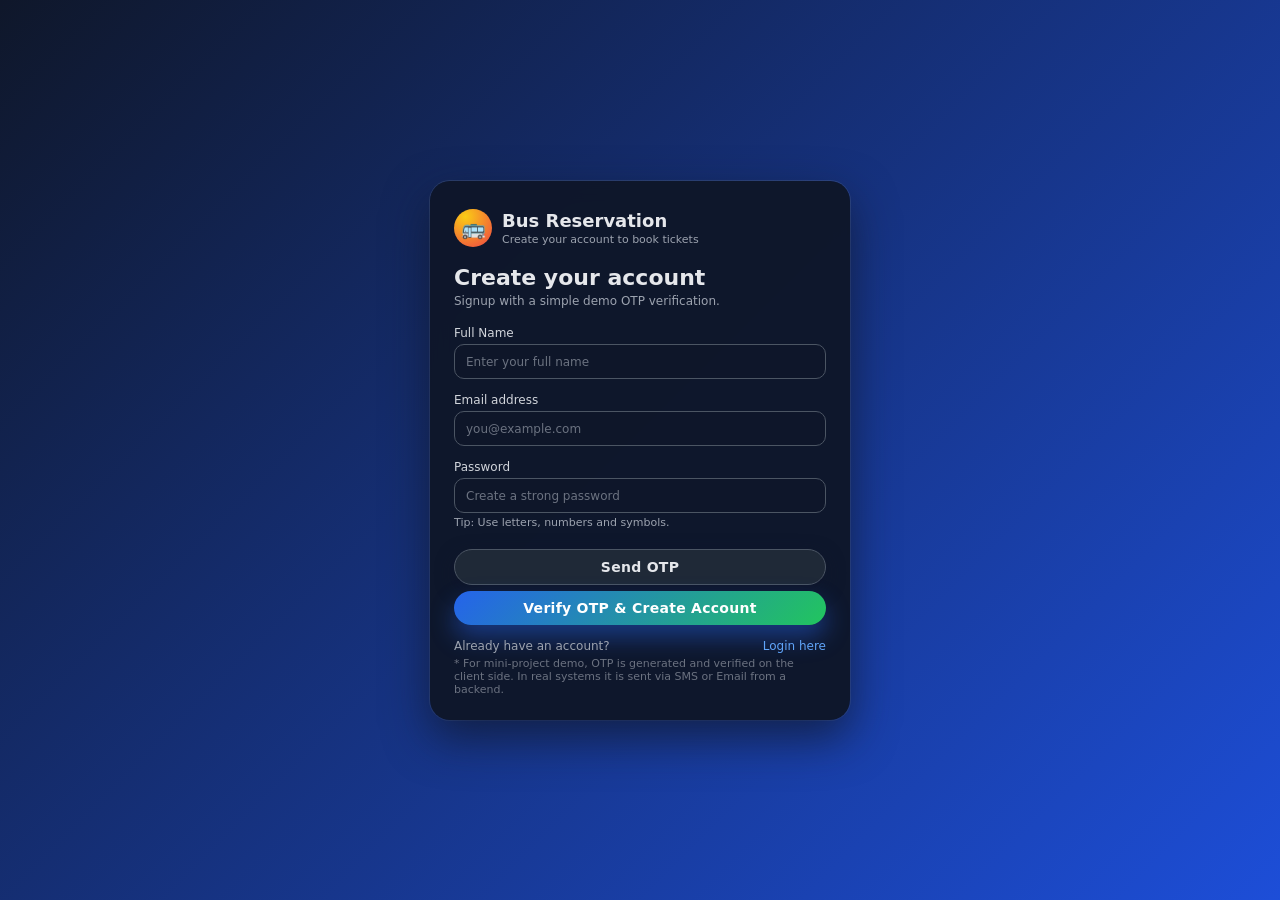
<file: index.html>
<!DOCTYPE html>
<html lang="en">
<head>
  <meta charset="UTF-8" />
  <title>Bus Reservation</title>
</head>
<body>

<script>
  // Check login status from LocalStorage
  const loggedInUser = localStorage.getItem("loggedInUser");

  if (loggedInUser) {
    // User already logged in
    window.location.replace("rohit.html");
  } else {
    // New user or not logged in
    window.location.replace("signup.html");
  }
</script>

</body>
</html>
</file>
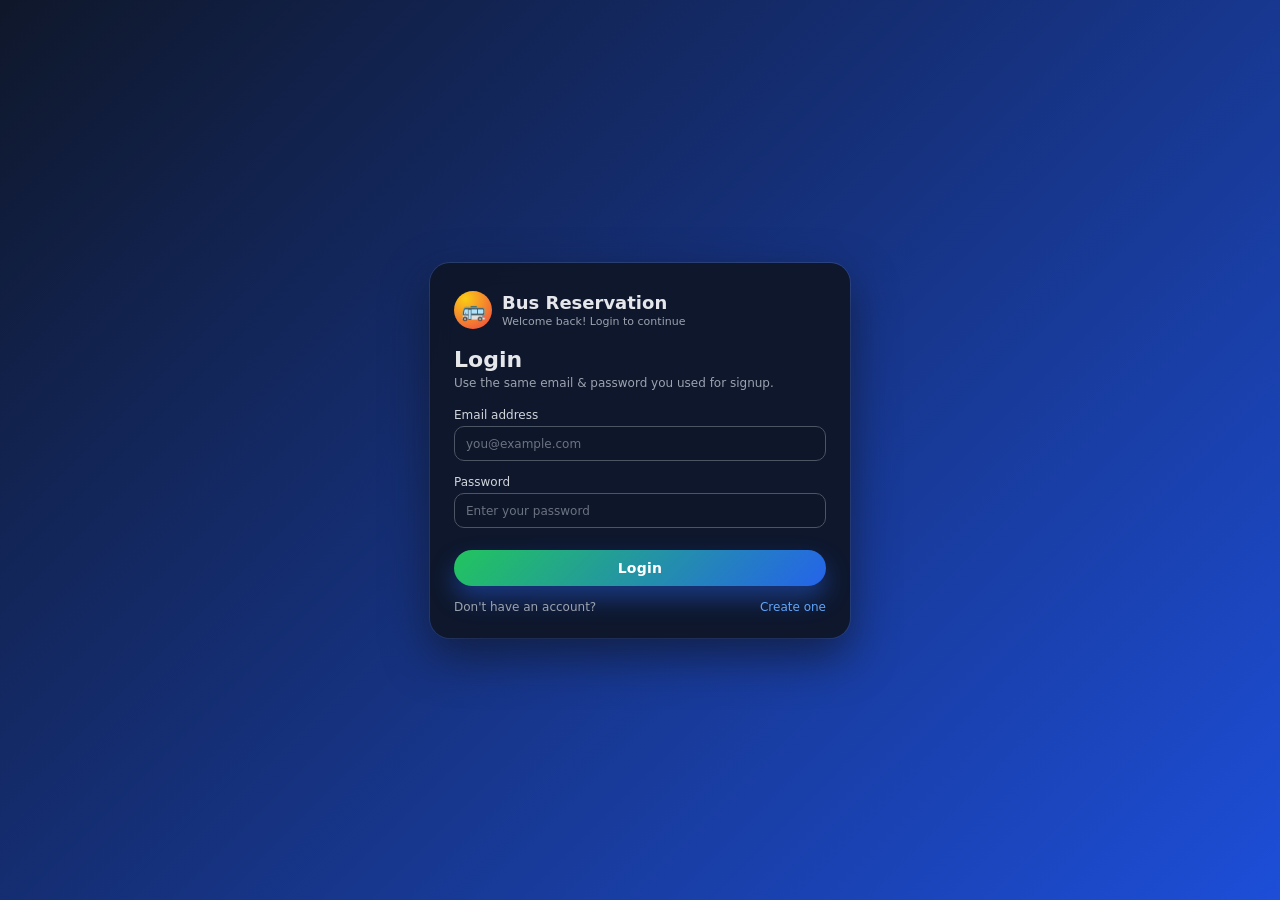
<file: login.html>
<!DOCTYPE html>
<html lang="en">
<head>
  <meta charset="UTF-8" />
  <meta name="viewport" content="width=device-width, initial-scale=1.0" />
  <title>Bus Reservation • Login</title>

  <style>
    * {
      box-sizing: border-box;
      margin: 0;
      padding: 0;
      font-family: system-ui, -apple-system, BlinkMacSystemFont, "Segoe UI", sans-serif;
    }

    body {
      min-height: 100vh;
      display: flex;
      align-items: center;
      justify-content: center;
      background: linear-gradient(135deg, #0f172a, #1d4ed8);
      padding: 16px;
    }

    .login-container {
      background: rgba(15, 23, 42, 0.98);
      color: #e5e7eb;
      width: 100%;
      max-width: 420px;
      border-radius: 20px;
      padding: 28px 24px 24px;
      box-shadow:
        0 18px 45px rgba(15, 23, 42, 0.7),
        0 0 0 1px rgba(148, 163, 184, 0.2);
      backdrop-filter: blur(10px);
    }

    .brand {
      display: flex;
      align-items: center;
      gap: 10px;
      margin-bottom: 18px;
    }

    .brand-logo {
      width: 38px;
      height: 38px;
      border-radius: 999px;
      background: radial-gradient(circle at 30% 20%, #facc15, #ef4444);
      display: flex;
      align-items: center;
      justify-content: center;
      font-size: 20px;
    }

    .brand-text-main {
      font-size: 18px;
      font-weight: 600;
    }

    .brand-text-sub {
      font-size: 11px;
      color: #9ca3af;
      margin-top: 2px;
    }

    h2 {
      font-size: 22px;
      margin-bottom: 4px;
      font-weight: 600;
    }

    .subtitle {
      font-size: 12px;
      color: #9ca3af;
      margin-bottom: 18px;
    }

    form {
      margin-top: 8px;
    }

    .field {
      margin-bottom: 14px;
    }

    label {
      display: block;
      font-size: 12px;
      margin-bottom: 4px;
      color: #d1d5db;
    }

    input {
      width: 100%;
      padding: 9px 11px;
      border-radius: 10px;
      border: 1px solid #4b5563;
      background: rgba(15, 23, 42, 0.9);
      color: #e5e7eb;
      font-size: 13px;
      outline: none;
      transition: border 0.18s ease, box-shadow 0.18s ease, background 0.18s ease;
    }

    input::placeholder {
      color: #6b7280;
      font-size: 12px;
    }

    input:focus {
      border-color: #3b82f6;
      box-shadow: 0 0 0 1px rgba(59, 130, 246, 0.7);
      background: rgba(15, 23, 42, 1);
    }

    .btn-primary {
      width: 100%;
      margin-top: 8px;
      padding: 10px 14px;
      border-radius: 999px;
      border: none;
      font-size: 14px;
      font-weight: 600;
      cursor: pointer;
      background: linear-gradient(135deg, #22c55e, #2563eb);
      color: white;
      letter-spacing: 0.02em;
      box-shadow: 0 12px 25px rgba(37, 99, 235, 0.45);
      transition: transform 0.12s ease, box-shadow 0.12s ease, filter 0.12s ease;
    }

    .btn-primary:hover {
      transform: translateY(-1px);
      box-shadow: 0 16px 32px rgba(37, 99, 235, 0.6);
      filter: brightness(1.05);
    }

    .btn-primary:active {
      transform: translateY(0);
      box-shadow: 0 10px 20px rgba(37, 99, 235, 0.4);
      filter: brightness(0.96);
    }

    .bottom-text {
      margin-top: 14px;
      font-size: 12px;
      display: flex;
      justify-content: space-between;
      align-items: center;
      gap: 8px;
      flex-wrap: wrap;
      color: #9ca3af;
    }

    .bottom-text a {
      color: #60a5fa;
      text-decoration: none;
      font-weight: 500;
    }

    .bottom-text a:hover {
      text-decoration: underline;
    }

    .error {
      margin-top: 8px;
      font-size: 12px;
      color: #fca5a5;
      display: none;
    }

    @media (max-width: 480px) {
      .login-container {
        padding: 22px 18px 18px;
        border-radius: 18px;
      }

      h2 {
        font-size: 20px;
      }

      .brand-text-main {
        font-size: 16px;
      }
    }
  </style>
</head>
<body>
  <div class="login-container">
    <div class="brand">
      <div class="brand-logo">🚌</div>
      <div>
        <div class="brand-text-main">Bus Reservation</div>
        <div class="brand-text-sub">Welcome back! Login to continue</div>
      </div>
    </div>

    <h2>Login</h2>
    <p class="subtitle">Use the same email & password you used for signup.</p>

    <form id="loginForm">
      <div class="field">
        <label for="email">Email address</label>
        <input
          type="email"
          id="email"
          placeholder="you@example.com"
          required
        />
      </div>

      <div class="field">
        <label for="password">Password</label>
        <input
          type="password"
          id="password"
          placeholder="Enter your password"
          required
        />
      </div>

      <button type="submit" class="btn-primary">
        Login
      </button>

      <p id="errorMsg" class="error">Invalid email or password. Please try again.</p>

      <div class="bottom-text">
        <span>Don't have an account?</span>
        <a href="signup.html">Create one</a>
      </div>
    </form>
  </div>

  <script>
    document.getElementById("loginForm").addEventListener("submit", function (e) {
      e.preventDefault();

      const email = document.getElementById("email").value.trim();
      const password = document.getElementById("password").value;

      const errorMsg = document.getElementById("errorMsg");
      errorMsg.style.display = "none";

      // Read users from localStorage (same key as signup page)
      const users = JSON.parse(localStorage.getItem("users") || "[]");

      // Find a matching user
      const user = users.find(u => u.email === email && u.password === password);

      if (!user) {
        // No matching user
        errorMsg.style.display = "block";
        return;
      }

      // Optional: store logged-in user info
      localStorage.setItem("loggedInUser", JSON.stringify(user));

      alert("Login successful! Redirecting to home page...");
      // TODO: change this to your main page name, e.g. index.html / home.html
      window.location.href = "rohit.html";
    });
  </script>
</body>
</html>
</file>
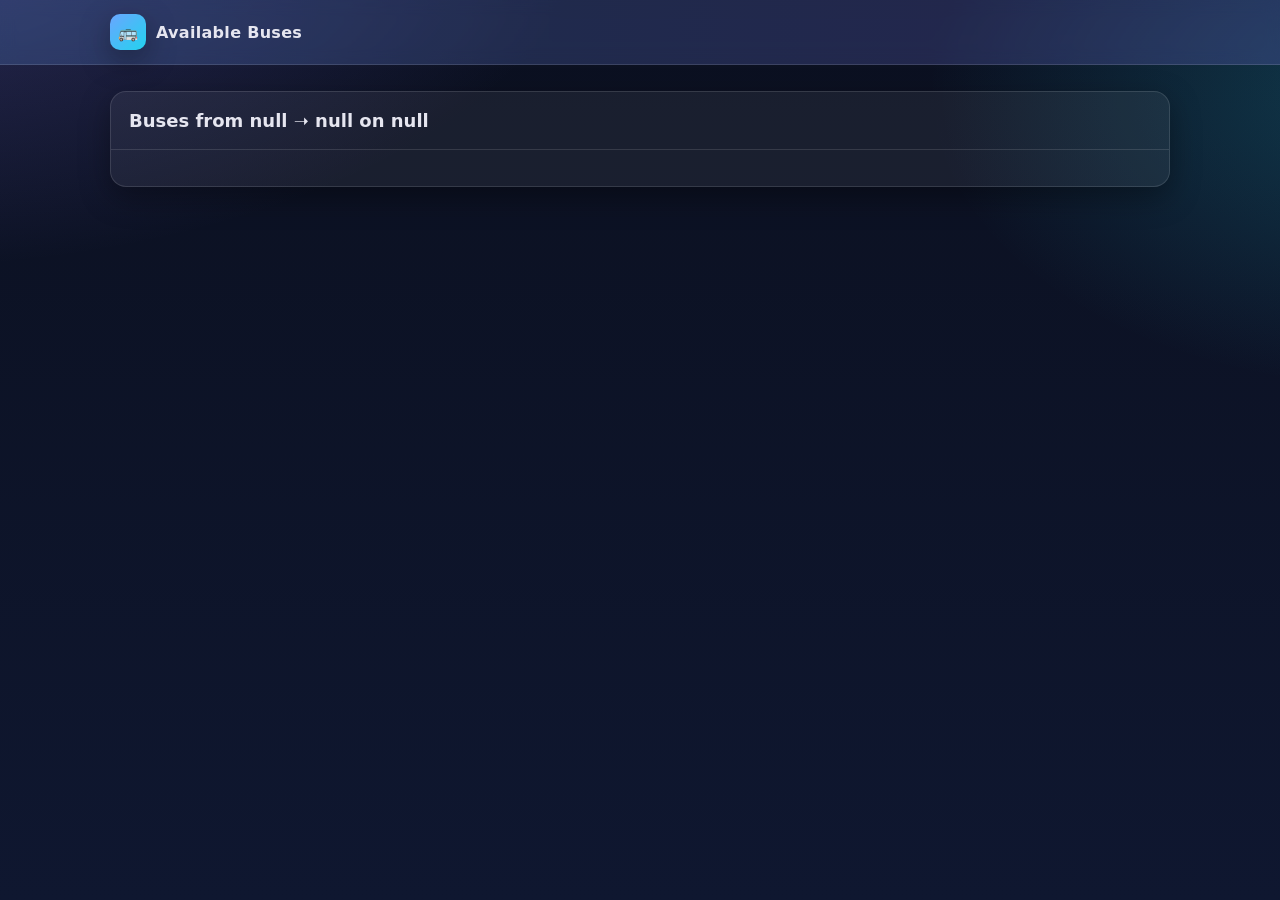
<file: results.html>
<!DOCTYPE html>
<html>
<head>
  <link rel="stylesheet" href="ranjit.css">
  <title>Available Buses</title>
</head>
<body>

<header>
  <div class="nav">
    <div class="brand"><span class="logo">🚌</span> Available Buses</div>
  </div>
</header>

<main class="wrap">
  <section class="card pop">
    <div class="head">
      <h3 id="searchInfo">Available Buses</h3>
    </div>
    <div class="body">
      <div class="routes" id="routeList"></div>
    </div>
  </section>
</main>

<script src="script.js"></script>
<script>
  const from = localStorage.getItem("searchFrom");
  const to = localStorage.getItem("searchTo");
  const date = localStorage.getItem("searchDate");

  document.getElementById("searchInfo").innerText = 
    `Buses from ${from} ➝ ${to} on ${date}`;

  const filtered = sampleRoutes.filter(r => 
    r.from.toLowerCase() === from.toLowerCase() &&
    r.to.toLowerCase() === to.toLowerCase()
  );

  const routeList = document.getElementById("routeList");

 routeList.innerHTML = filtered.map(r => `
  <div class="route">
    <div class="top"><strong>${r.operator}</strong> <span class="price">₹${r.price}</span></div>
    <div class="meta">${r.from} → ${r.to} | ${r.type}</div>
    <div class="meta">Departure: ${r.depart} | Arrival: ${r.arrive}</div>
    <div class="meta">Rating: ⭐ ${r.rating}</div>

    <div class="actions-row" style="margin-top:10px;">
      <button class="btn primary" onclick='selectBus(${JSON.stringify(r)})'>Select Seats</button>

    </div>
  </div>
`).join("");
function selectBus(bus){
  localStorage.setItem("selectedBus", JSON.stringify(bus));
  window.location.href = "seats.html";
}


</script>

</body>
</html>
</file>
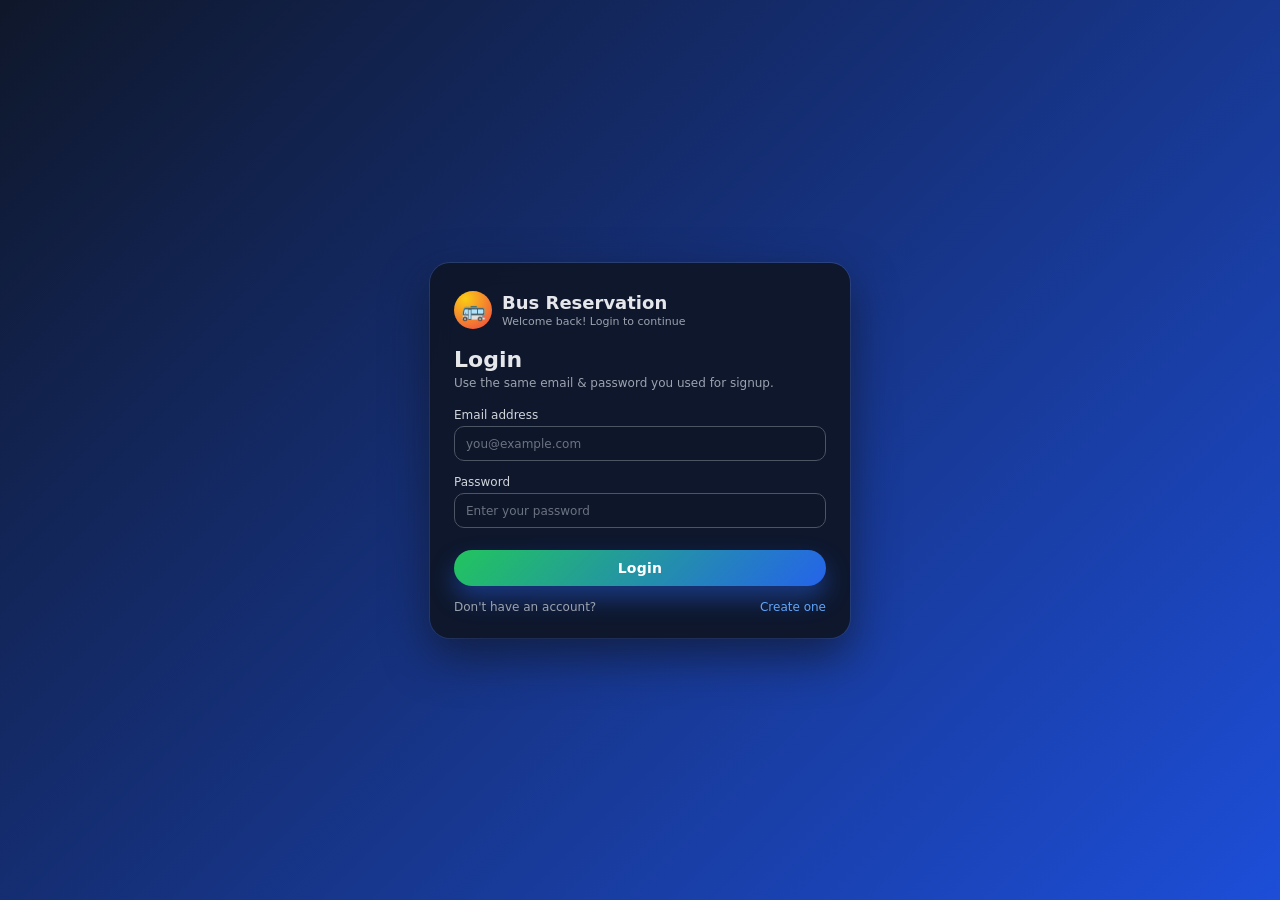
<file: rohit.html>
<!DOCTYPE html>
<html lang="en">
<head>
  <meta charset="UTF-8" />
  <meta name="viewport" content="width=device-width, initial-scale=1.0" />
  <title>Bus Reservation • Modern UI</title>
  <link rel="preconnect" href="https://fonts.googleapis.com">
  <link rel="preconnect" href="https://fonts.gstatic.com" crossorigin>
  <link href="https://fonts.googleapis.com/css2?family=Inter:wght@400;500;600;700&display=swap" rel="stylesheet">
  <link rel="stylesheet" href="ranjit.css" />
</head>
<body>
  <!-- 🔹 HEADER -->
  <header>
    <div class="nav">
      <div class="brand"><span class="logo">🚌</span> Bus Reservation</div>
      <div class="actions">
        <button class="btn" id="themeToggle" title="Toggle theme">🌙</button>

        <!-- 🔹 Create Account button (shown when NOT logged in) -->
        <button
          class="btn primary"
          id="createAccountBtn"
          onclick="window.location.href='signup.html'">
          Create Account
        </button>

        <!-- 🔹 User info + Logout (shown when logged in) -->
        <span id="userEmail" style="margin-right: 8px; font-size: 14px;"></span>
        <button class="btn" id="logoutBtn">Logout</button>

        <button class="btn primary"
          onclick="document.getElementById('results').scrollIntoView({behavior:'smooth'})">
          Find Buses
        </button>
      </div>
    </div>
  </header>

  <main class="wrap">
    <section class="hero">
      <!-- Booking Card -->
      <div class="card pop">
        <div class="head"><h3>Book Your Trip</h3><span class="pill">Book • Tickets</span></div>
        <div class="body">
          <div class="grid">
            <div>
              <label>From</label>
              <input id="from" type="text" placeholder="Select from City" list="cityListFrom" />
              <datalist id="cityListFrom">
                <option value="Bengaluru">
                <option value="Mangaluru">
                <option value="Udupi">
                <option value="Karwar">
                <option value="Shivamogga">
                <option value="Hubballi">
                <option value="Mysuru">
                <option value="Hassan">
                <option value="Dharwad">
                <option value="Belagavi">
              </datalist>
            </div>
          </div>

          <div class="grid">
            <div>
              <label>To</label>
              <input id="to" type="text" placeholder="Select City" list="cityListTo" />
              <datalist id="cityListTo">
                <option value="Bengaluru">
                <option value="Mangaluru">
                <option value="Udupi">
                <option value="Karwar">
                <option value="Shivamogga">
                <option value="Hubballi">
                <option value="Mysuru">
                <option value="Hassan">
                <option value="Dharwad">
                <option value="Belagavi">
              </datalist>
            </div>
          </div>

          <div class="grid grid-3">
            <div>
              <label>Bus Type</label>
              <select id="busType">
                <option value="Sleeper">Sleeper</option>
                <option value="Semi-Sleeper">Semi-Sleeper</option>
                <option value="AC">AC</option>
                <option value="Non-AC">Non-AC</option>
              </select>
            </div>
            <div>
              <label>Date</label>
              <input id="date" type="date" />
            </div>
            <div>
              <label>&nbsp;</label>
              <button class="btn primary" id="searchBtn">Search Buses</button>
            </div>
          </div>
          <div class="actions-row">
            <button class="btn" id="clearBtn">Clear</button>
          </div>
        </div>
      </div>

      <!-- Highlight / Tips Card -->
      <div class="card pop">
        <div class="head"><h3>Why ride with us?</h3></div>
        <div class="body">
          <div class="route" style="margin-bottom:12px">
            <div class="top"><span class="pill">Comfort</span><span class="price">Clean & Spacious</span></div>
            <div class="meta">Blankets • USB • Bottled Water</div>
          </div>
          <div class="route" style="margin-bottom:12px">
            <div class="top"><span class="pill">Safety</span><span class="price">Verified Drivers</span></div>
            <div class="meta">GPS • SOS • Live Tracking</div>
          </div>
          <div class="route">
            <div class="top"><span class="pill">Support</span><span class="price">24×7 Helpdesk</span></div>
            <div class="meta">Free reschedule within policy</div>
          </div>
        </div>
      </div>
    </section>

    <!-- Search Results -->
    <section id="results" class="card pop" style="margin-top:20px;">
      <div class="head"><h3>Available Buses</h3><span class="pill" id="resultCount">0 found</span></div>
      <div class="body">
        <div class="routes" id="routes"></div>
      </div>
    </section>

    <!-- Bookings Table -->
    <section class="card pop" style="margin-top:20px;">
      <div class="head"><h3>Your Bookings</h3></div>
      <div class="body">
        <table>
          <thead>
            <tr>
              <th>From</th><th>To</th><th>Type</th><th>Date</th><th>Seats</th><th>Fare</th>
            </tr>
          </thead>
          <tbody id="ticketTable"></tbody>
        </table>
      </div>
    </section>
  </main>

  <!-- Modal -->
  <div class="modal" id="modal">
    <div class="dialog pop">
      <div class="dialog-head">
        <strong>Confirm Booking</strong>
        <button class="btn" id="closeModal">✕</button>
      </div>
      <div class="dialog-body" id="modalBody"></div>
      <div class="dialog-actions">
        <button class="btn" id="cancelBtn">Cancel</button>
        <button class="btn primary" id="confirmBtn">Confirm</button>
      </div>
    </div>
  </div>

  <!-- Toast -->
  <div class="toast" id="toast">✅ Booking confirmed!</div>

  <!-- Your main JS -->
  <script src="script.js"></script>

  <!-- 🔹 AUTH GUARD + LOGOUT (localStorage based) -->
  <script>
    const logoutBtn = document.getElementById("logoutBtn");
    const userEmailSpan = document.getElementById("userEmail");
    const createAccountBtn = document.getElementById("createAccountBtn");

    // Read logged-in user from localStorage (set in login.html)
    const loggedInUser = JSON.parse(localStorage.getItem("loggedInUser"));

    if (!loggedInUser) {
      // Not logged in → send to login page
      if (userEmailSpan) userEmailSpan.textContent = "";
      if (logoutBtn) logoutBtn.style.display = "none";
      if (createAccountBtn) createAccountBtn.style.display = "inline-block";

      window.location.href = "login.html";
    } else {
      // Logged in → show user info, hide Create Account
      const displayName = loggedInUser.name || loggedInUser.email || "User";
      if (userEmailSpan) userEmailSpan.textContent = "Hi, " + displayName;
      if (logoutBtn) logoutBtn.style.display = "inline-block";
      if (createAccountBtn) createAccountBtn.style.display = "none";
    }

    // Logout handler
    if (logoutBtn) {
      logoutBtn.addEventListener("click", () => {
        localStorage.removeItem("loggedInUser");
        alert("You have been logged out.");
        window.location.href = "login.html";
      });
    }
  </script>
</body>
</html>
</file>
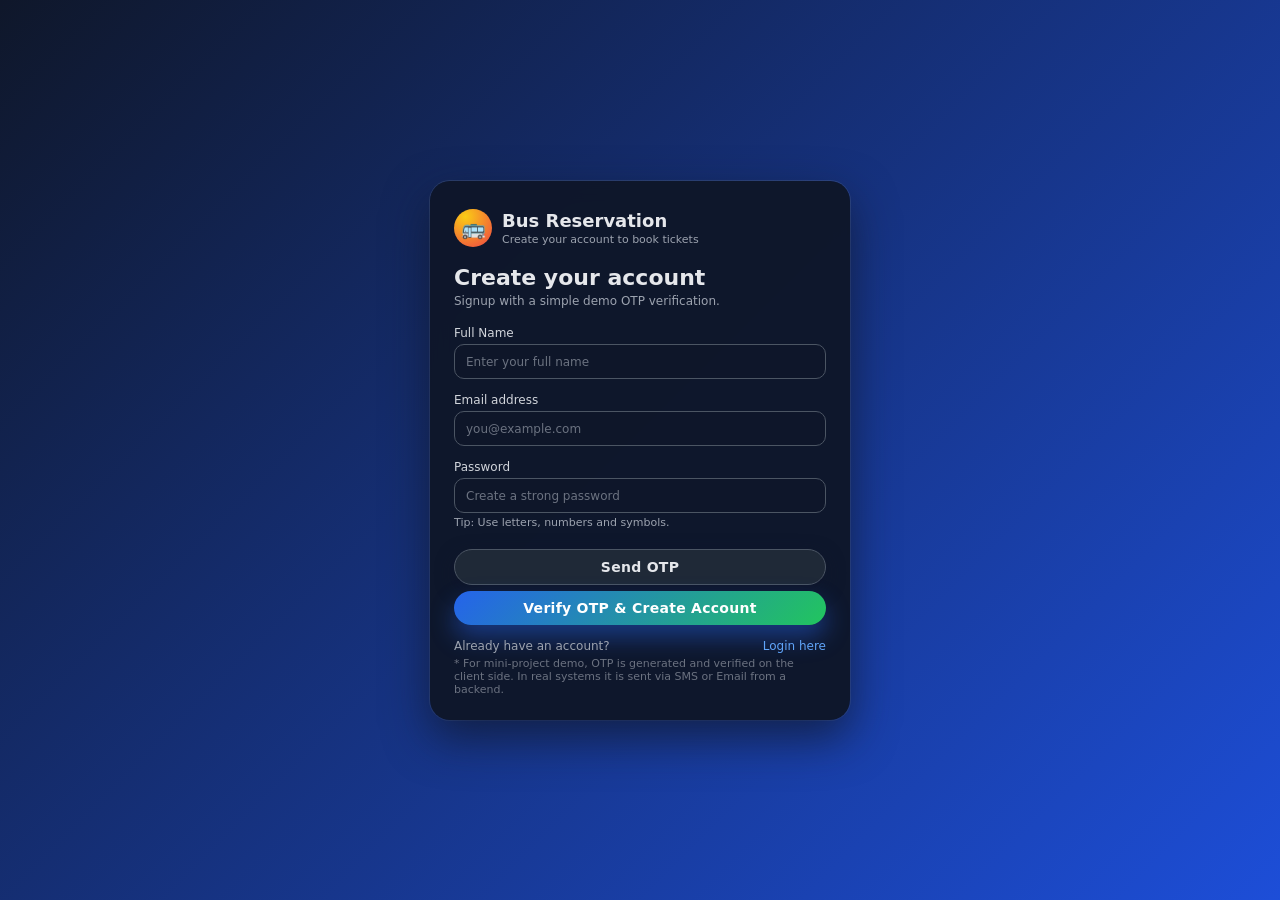
<file: signup.html>
<!DOCTYPE html>
<html lang="en">
<head>
  <meta charset="UTF-8" />
  <meta name="viewport" content="width=device-width, initial-scale=1.0" />
  <title>Bus Reservation • Signup</title>

  <style>
    * {
      box-sizing: border-box;
      margin: 0;
      padding: 0;
      font-family: system-ui, -apple-system, BlinkMacSystemFont, "Segoe UI", sans-serif;
    }

    body {
      min-height: 100vh;
      display: flex;
      align-items: center;
      justify-content: center;
      background: linear-gradient(135deg, #0f172a, #1d4ed8);
      padding: 16px;
    }

    .signup-container {
      background: rgba(15, 23, 42, 0.98);
      color: #e5e7eb;
      width: 100%;
      max-width: 420px;
      border-radius: 20px;
      padding: 28px 24px 24px;
      box-shadow:
        0 18px 45px rgba(15, 23, 42, 0.7),
        0 0 0 1px rgba(148, 163, 184, 0.2);
      backdrop-filter: blur(10px);
    }

    .brand {
      display: flex;
      align-items: center;
      gap: 10px;
      margin-bottom: 18px;
    }

    .brand-logo {
      width: 38px;
      height: 38px;
      border-radius: 999px;
      background: radial-gradient(circle at 30% 20%, #facc15, #ef4444);
      display: flex;
      align-items: center;
      justify-content: center;
      font-size: 20px;
    }

    .brand-text-main {
      font-size: 18px;
      font-weight: 600;
    }

    .brand-text-sub {
      font-size: 11px;
      color: #9ca3af;
      margin-top: 2px;
    }

    h2 {
      font-size: 22px;
      margin-bottom: 4px;
      font-weight: 600;
    }

    .subtitle {
      font-size: 12px;
      color: #9ca3af;
      margin-bottom: 18px;
    }

    form {
      margin-top: 8px;
    }

    .field {
      margin-bottom: 14px;
    }

    label {
      display: block;
      font-size: 12px;
      margin-bottom: 4px;
      color: #d1d5db;
    }

    input {
      width: 100%;
      padding: 9px 11px;
      border-radius: 10px;
      border: 1px solid #4b5563;
      background: rgba(15, 23, 42, 0.9);
      color: #e5e7eb;
      font-size: 13px;
      outline: none;
      transition: border 0.18s ease, box-shadow 0.18s ease, background 0.18s ease;
    }

    input::placeholder {
      color: #6b7280;
      font-size: 12px;
    }

    input:focus {
      border-color: #3b82f6;
      box-shadow: 0 0 0 1px rgba(59, 130, 246, 0.7);
      background: rgba(15, 23, 42, 1);
    }

    .hint {
      font-size: 11px;
      color: #9ca3af;
      margin-top: 3px;
    }

    .btn-primary,
    .btn-secondary {
      width: 100%;
      padding: 9px 14px;
      border-radius: 999px;
      border: none;
      font-size: 14px;
      font-weight: 600;
      cursor: pointer;
      letter-spacing: 0.02em;
      margin-top: 6px;
      transition: transform 0.12s ease, box-shadow 0.12s ease, filter 0.12s ease;
    }

    .btn-primary {
      background: linear-gradient(135deg, #2563eb, #22c55e);
      color: white;
      box-shadow: 0 12px 25px rgba(37, 99, 235, 0.45);
    }

    .btn-secondary {
      background: rgba(31, 41, 55, 1);
      color: #e5e7eb;
      border: 1px solid #4b5563;
      box-shadow: 0 6px 18px rgba(15, 23, 42, 0.7);
    }

    .btn-primary:hover,
    .btn-secondary:hover {
      transform: translateY(-1px);
      filter: brightness(1.05);
    }

    .btn-primary:active,
    .btn-secondary:active {
      transform: translateY(0);
      filter: brightness(0.96);
    }

    .bottom-text {
      margin-top: 14px;
      font-size: 12px;
      display: flex;
      justify-content: space-between;
      align-items: center;
      gap: 8px;
      flex-wrap: wrap;
      color: #9ca3af;
    }

    .bottom-text a {
      color: #60a5fa;
      text-decoration: none;
      font-weight: 500;
    }

    .bottom-text a:hover {
      text-decoration: underline;
    }

    .small-note {
      font-size: 11px;
      color: #6b7280;
      margin-top: 4px;
    }

    .error-msg {
      font-size: 12px;
      color: #fca5a5;
      margin-top: 4px;
      display: none;
    }

    @media (max-width: 480px) {
      .signup-container {
        padding: 22px 18px 18px;
        border-radius: 18px;
      }

      h2 {
        font-size: 20px;
      }

      .brand-text-main {
        font-size: 16px;
      }
    }
  </style>
</head>
<body>
  <div class="signup-container">
    <!-- Brand / Logo -->
    <div class="brand">
      <div class="brand-logo">🚌</div>
      <div>
        <div class="brand-text-main">Bus Reservation</div>
        <div class="brand-text-sub">Create your account to book tickets</div>
      </div>
    </div>

    <h2>Create your account</h2>
    <p class="subtitle">Signup with a simple demo OTP verification.</p>

    <!-- Signup Form -->
    <form id="signupForm">
      <div class="field">
        <label for="name">Full Name</label>
        <input
          type="text"
          id="name"
          placeholder="Enter your full name"
          required
        />
      </div>

      <div class="field">
        <label for="email">Email address</label>
        <input
          type="email"
          id="email"
          placeholder="you@example.com"
          required
        />
      </div>

      <div class="field">
        <label for="password">Password</label>
        <input
          type="password"
          id="password"
          placeholder="Create a strong password"
          required
        />
        <p class="hint">Tip: Use letters, numbers and symbols.</p>
      </div>

      <!-- OTP section -->
      <div class="field" id="otpSection" style="display:none;">
        <label for="otp">Enter OTP</label>
        <input
          type="text"
          id="otp"
          placeholder="Enter 6-digit OTP"
          maxlength="6"
        />
        <p class="error-msg" id="otpError">Invalid OTP. Please try again.</p>
      </div>

      <!-- Buttons -->
      <button type="button" id="sendOtpBtn" class="btn-secondary">
        Send OTP
      </button>

      <button type="submit" class="btn-primary">
        Verify OTP & Create Account
      </button>

      <div class="bottom-text">
        <span>Already have an account?</span>
        <a href="login.html">Login here</a>
      </div>

      <p class="small-note">
        * For mini-project demo, OTP is generated and verified on the client side.
        In real systems it is sent via SMS or Email from a backend.
      </p>
    </form>
  </div>

  <script>
    let generatedOtp = null;

    const signupForm = document.getElementById("signupForm");
    const sendOtpBtn = document.getElementById("sendOtpBtn");
    const otpSection = document.getElementById("otpSection");
    const otpInput = document.getElementById("otp");
    const otpError = document.getElementById("otpError");

    // Send OTP (demo)
    sendOtpBtn.addEventListener("click", () => {
      const name = document.getElementById("name").value.trim();
      const email = document.getElementById("email").value.trim();
      const password = document.getElementById("password").value;

      if (!name || !email || !password) {
        alert("Please fill name, email and password first.");
        return;
      }

      // Check if email already exists
      const users = JSON.parse(localStorage.getItem("users") || "[]");
      const exists = users.some((u) => u.email === email);
      if (exists) {
        alert("An account with this email already exists. Please login.");
        return;
      }

      // Generate 6-digit OTP
      generatedOtp = Math.floor(100000 + Math.random() * 900000).toString();

      // Show OTP for demo
      alert("DEMO OTP: " + generatedOtp + "\n(Use this to complete signup)");

      // Show OTP input section
      otpSection.style.display = "block";
      otpError.style.display = "none";
    });

    // Verify OTP & create account
    signupForm.addEventListener("submit", (e) => {
      e.preventDefault();

      const name = document.getElementById("name").value.trim();
      const email = document.getElementById("email").value.trim();
      const password = document.getElementById("password").value;
      const enteredOtp = (otpInput.value || "").trim();

      if (!name || !email || !password) {
        alert("Please fill all fields.");
        return;
      }

      if (!generatedOtp) {
        alert("Please click 'Send OTP' first.");
        return;
      }

      if (!enteredOtp) {
        alert("Please enter the OTP.");
        return;
      }

      if (enteredOtp !== generatedOtp) {
        otpError.style.display = "block";
        otpError.textContent = "Invalid OTP. Please try again.";
        return;
      }

      otpError.style.display = "none";

      // Save user to localStorage
      const users = JSON.parse(localStorage.getItem("users") || "[]");
      users.push({ name, email, password });
      localStorage.setItem("users", JSON.stringify(users));

      alert("Account created successfully! Redirecting to login page...");
      window.location.href = "login.html";
    });
  </script>
</body>
</html>
</file>
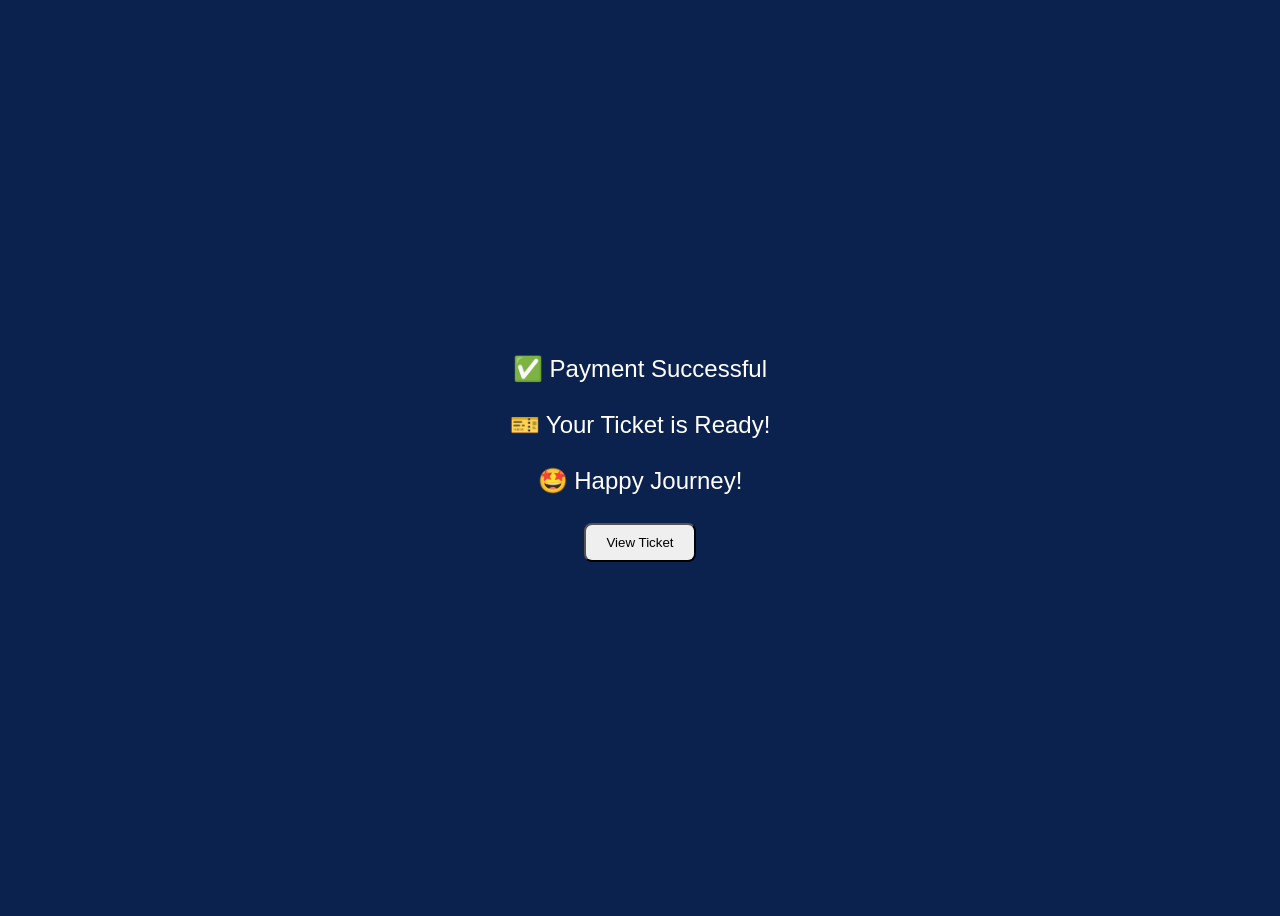
<file: success.html>
<!DOCTYPE html>
<html>
<head>
<title>Success</title>
<style>
body {
  background: #0c224e;
  color:white;
  display:flex;
  justify-content:center;
  align-items:center;
  height:100vh;
  font-family: Arial, sans-serif;
}

.message {
  text-align:center;
  font-size:24px;
}
</style>
</head>
<body>

<div class="message">
  ✅ Payment Successful <br><br>
  🎫 Your Ticket is Ready! <br><br>
  🤩    Happy Journey!<br><br>
  <button onclick="window.location.href='ticket.html'" style="padding:10px 20px; border-radius:8px;">View Ticket</button>
</div>

</body>
</html>
</file>
<file: ranjit.css>
/* ========= Theme ========= */
:root{
  --bg: #0b1020;
  --bg-soft: #0f1730;
  --card: rgba(255,255,255,0.06);
  --border: rgba(255,255,255,0.12);
  --text: #e6e6f0;
  --muted: #b6b6c9;
  --primary: #6aa6ff;
  --primary-2: #8a7dff;
  --accent: #22d3ee;
  --shadow: 0 10px 30px rgba(0,0,0,0.35);
  --radius: 16px;
}
*{box-sizing:border-box}
html,body{height:100%}
body{
  margin:0; font-family:'Inter', system-ui, -apple-system, Segoe UI, Roboto, Arial, sans-serif; color:var(--text);
  background:
    radial-gradient(1200px 600px at -10% -10%, rgba(138,125,255,0.28), transparent 60%),
    radial-gradient(800px 500px at 110% 10%, rgba(34,211,238,0.22), transparent 60%),
    linear-gradient(180deg, var(--bg), var(--bg-soft));
  overflow-x:hidden;
}
/* ========= Header ========= */
header{ position:sticky; top:0; z-index:50; backdrop-filter: blur(8px);
  background: linear-gradient(90deg, rgba(106,166,255,0.2), rgba(138,125,255,0.2));
  border-bottom:1px solid var(--border);
}
.nav{ max-width:1100px; margin:0 auto; padding:14px 20px; display:flex; align-items:center; gap:16px; justify-content:space-between; }
.brand{ display:flex; align-items:center; gap:10px; font-weight:700; letter-spacing:.3px; }
.brand .logo{ width:36px; height:36px; border-radius:10px; background:linear-gradient(135deg, var(--primary), var(--accent)); display:grid; place-items:center; color:#0b1020; font-weight:900; box-shadow:var(--shadow); }
.actions{ display:flex; align-items:center; gap:10px; }
.btn, button{ appearance:none; border:1px solid var(--border); color:var(--text); background: linear-gradient(180deg, rgba(255,255,255,0.06), rgba(255,255,255,0.03)); border-radius:12px; padding:10px 14px; font-weight:600; cursor:pointer; transition: transform .12s ease, box-shadow .2s ease, background .2s ease; }
.btn:hover{ transform: translateY(-1px); box-shadow:0 10px 20px rgba(0,0,0,0.25); }
.btn.primary{ border-color:transparent; background:linear-gradient(90deg, var(--primary), var(--primary-2)); color:#0b1020; }

/* ========= Layout ========= */
.wrap{ max-width:1100px; margin:26px auto; padding:0 20px 40px; }
.hero{ display:grid; grid-template-columns:1.25fr .75fr; gap:24px; align-items:stretch; margin-top:20px; }
@media (max-width:900px){ .hero{ grid-template-columns:1fr; }}

/* ========= Cards ========= */
.card{ background:var(--card); border:1px solid var(--border); border-radius:var(--radius); box-shadow:var(--shadow); overflow:hidden; position:relative; }
.card .head{ padding:18px; border-bottom:1px solid var(--border); display:flex; align-items:center; justify-content:space-between; }
.card .head h3{ margin:0; font-size:18px; font-weight:700; }
.card .body{ padding:18px; }
.pill{ padding:6px 10px; border-radius:999px; font-size:12px; border:1px solid var(--border); background:rgba(255,255,255,0.06); }

/* ========= Form ========= */
.grid{ display:grid; grid-template-columns: repeat(2, 1fr); gap:14px; }
.grid-3{ grid-template-columns: repeat(3, 1fr); }
.grid-1{ grid-template-columns: 1fr; }
@media (max-width:700px){ .grid, .grid-3{ grid-template-columns:1fr; }}
label{ display:block; font-size:12px; color:var(--muted); margin:2px 0 6px; }
input, select{ width:100%; padding:12px; border-radius:12px; border:1px solid var(--border); background:rgba(255,255,255,0.04); color:var(--text); outline:none; transition:border .2s ease, box-shadow .2s ease, transform .06s ease; }
input:focus, select:focus{ border-color:var(--primary); box-shadow:0 0 0 4px rgba(106,166,255,0.2); }
.actions-row{ display:flex; gap:10px; justify-content:flex-end; margin-top:8px; }

/* ========= Route cards ========= */
.routes{ display:grid; grid-template-columns: repeat(2, 1fr); gap:14px; }
@media (max-width:900px){ .routes{ grid-template-columns:1fr; }}
.route{ position:relative; border-radius:14px; padding:16px; border:1px solid var(--border); background: linear-gradient(180deg, rgba(255,255,255,0.06), rgba(255,255,255,0.03)); overflow:hidden; transition: transform .18s ease, box-shadow .25s ease, border-color .25s ease; }
.route::after{ content:""; position:absolute; inset:auto -20% -50% -20%; height:120%; background: radial-gradient(60% 40% at 50% 0%, rgba(34,211,238,0.25), transparent 60%); transform: translateY(30%); filter: blur(24px); pointer-events:none; opacity:0; transition: opacity .2s ease, transform .2s ease; }
.route:hover{ transform: translateY(-3px); box-shadow:0 18px 32px rgba(0,0,0,0.35); border-color:rgba(138,125,255,0.6); }
.route:hover::after{ opacity:1; transform: translateY(0); }
.route .top{ display:flex; align-items:center; justify-content:space-between; gap:10px; }
.price{ font-weight:800; font-size:20px; }
.meta{ display:flex; gap:12px; color:var(--muted); font-size:12px; margin-top:6px; }

/* ========= Table ========= */
table{ width:100%; border-collapse:collapse; overflow:hidden; border-radius:12px; }
thead th{ text-align:left; font-size:12px; color:var(--muted); font-weight:600; letter-spacing:.2px; border-bottom:1px solid var(--border); padding:12px; }
tbody td{ padding:14px 12px; border-bottom:1px solid var(--border); }
tbody tr{ transition: background .2s ease; }
tbody tr:hover{ background: rgba(255,255,255,0.04); }

/* ========= Toast ========= */
.toast{ position:fixed; right:18px; bottom:18px; background:#121a34; border:1px solid var(--border); padding:12px 14px; border-radius:12px; box-shadow:var(--shadow); display:flex; align-items:center; gap:10px; opacity:0; transform: translateY(10px); pointer-events:none; transition: all .25s ease; }
.toast.show{ opacity:1; transform: translateY(0); pointer-events:auto; }

/* ========= Modal ========= */
.modal{ position:fixed; inset:0; display:none; place-items:center; background: rgba(8,12,24,0.6); backdrop-filter: blur(6px); }
.modal.active{ display:grid; }
.dialog{ width:min(560px, 92vw); background:var(--card); border:1px solid var(--border); border-radius:16px; box-shadow:var(--shadow); overflow:hidden; }
.dialog-head{ padding:16px 18px; border-bottom:1px solid var(--border); display:flex; align-items:center; justify-content:space-between; }
.dialog-body{ padding:18px; }
.dialog-actions{ display:flex; gap:10px; justify-content:flex-end; padding: 0 18px 18px; }

/* ========= Micro anim ========= */
@keyframes pop{ from{ transform: scale(.98); opacity:.0 } to{ transform: scale(1); opacity:1 } }
.pop{ animation: pop .2s ease both; }
</file>
